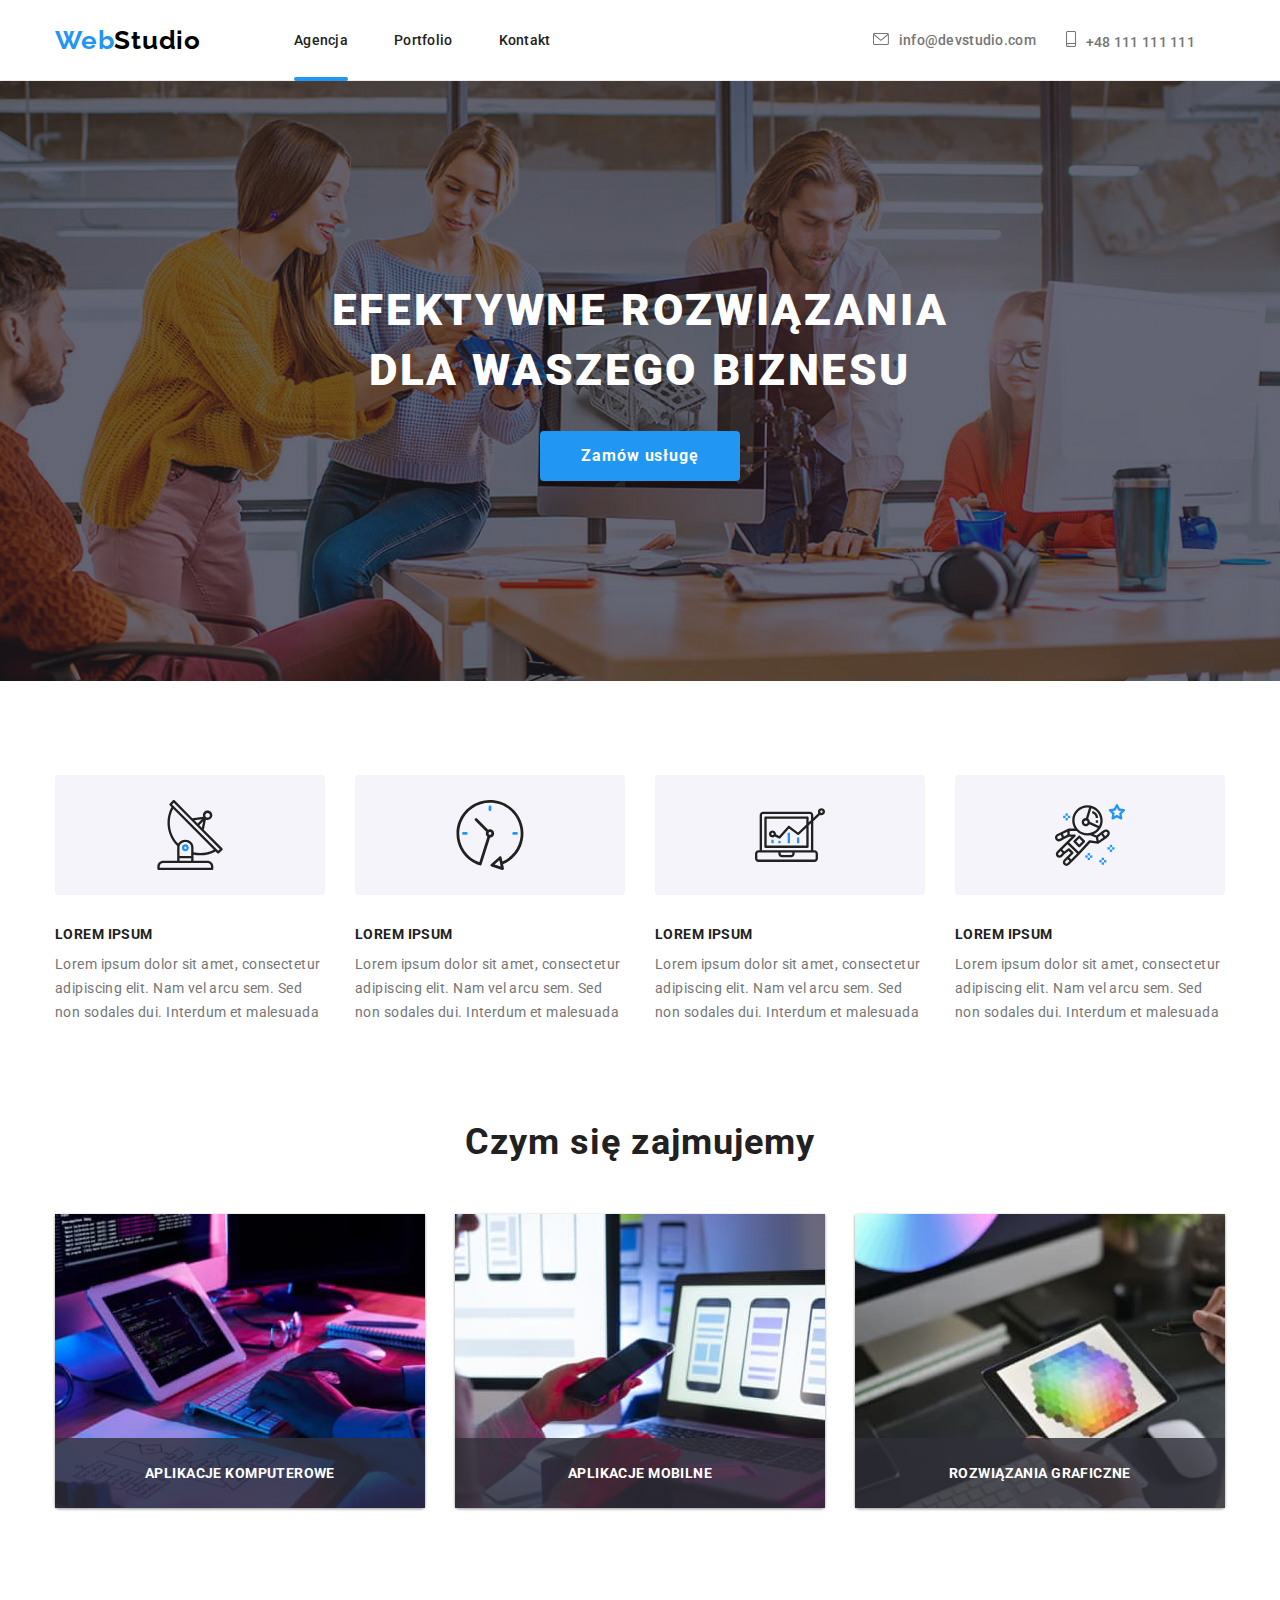
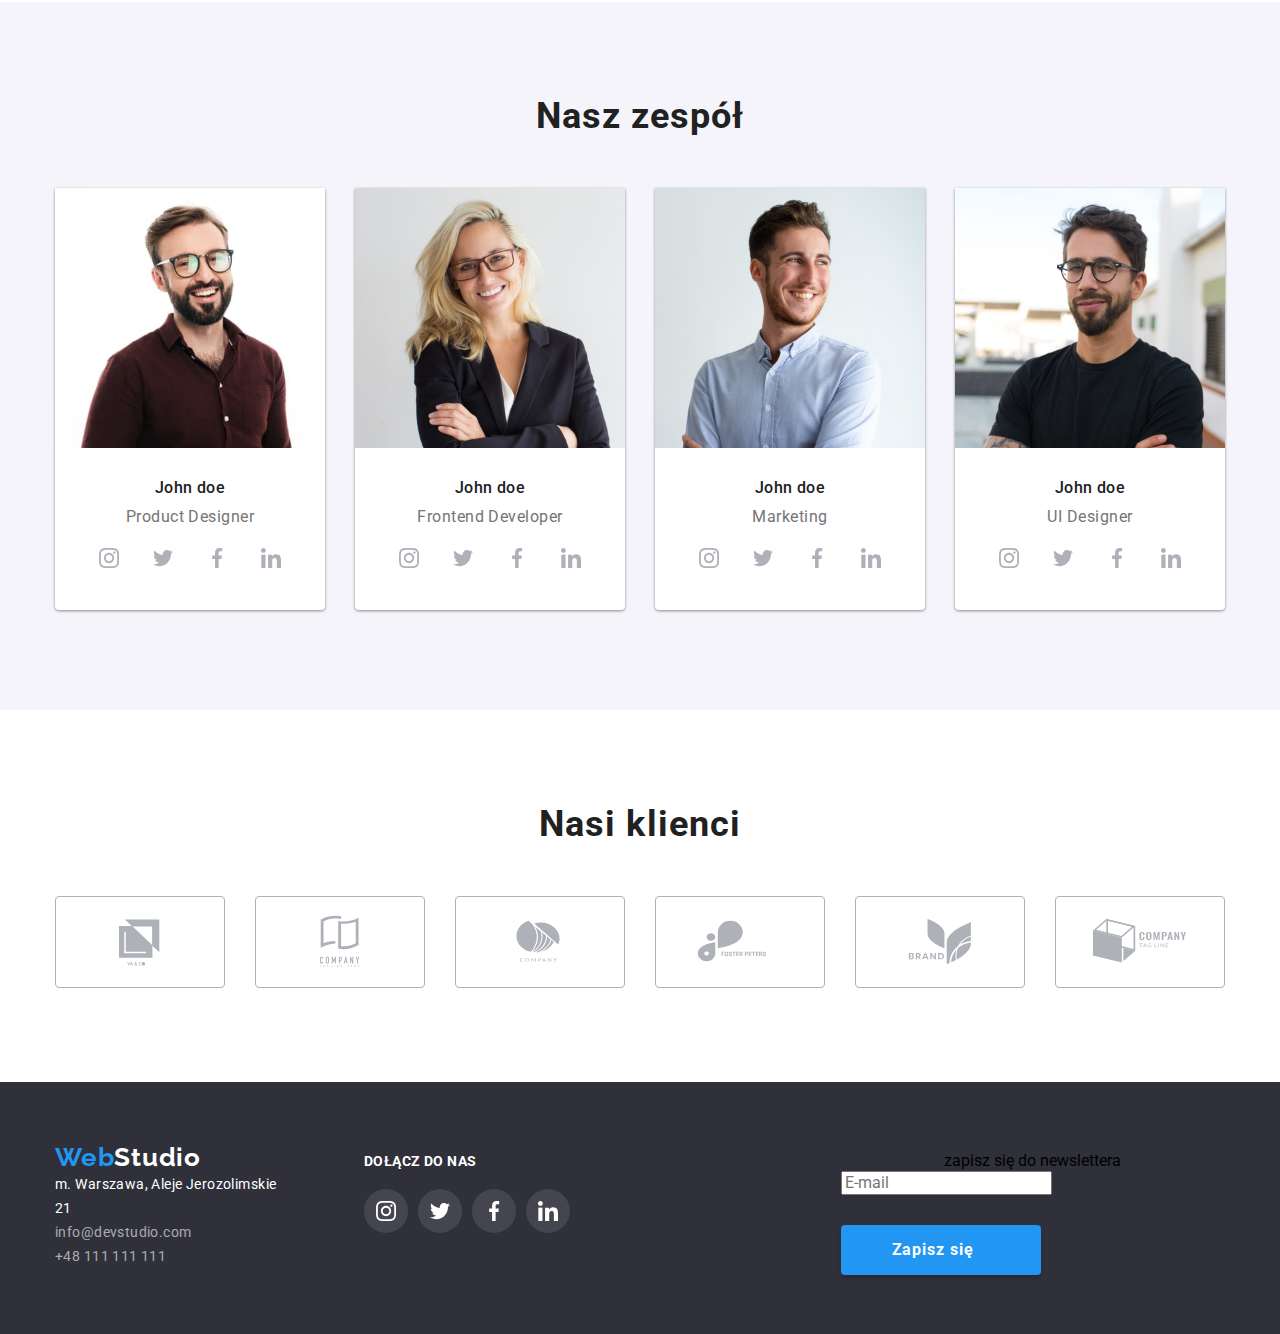
<file: index.html>
<!DOCTYPE html>
<html lang="pl">
<head>
    <meta charset="UTF-8">
    <meta http-equiv="X-UA-Compatible" content="IE=edge">
    <meta name="viewport" content="width=device-width, initial-scale=1.0">
    <link rel="preconnect" href="https://fonts.gstatic.com">
    <link href="https://fonts.googleapis.com/css2?family=Roboto:wght@400;500;700;900&display=swap" rel="stylesheet">
    <link rel="preconnect" href="https://fonts.gstatic.com">
    <link href="https://fonts.googleapis.com/css2?family=Raleway:wght@700&display=swap" rel="stylesheet">

    <!-- NORMALIZACJA STYLÓW !!!-->
    <link rel="stylesheet" href="https://cdnjs.cloudflare.com/ajax/libs/modern-normalize/1.0.0/modern-normalize.min.css" />
    
    <!-- MY STYLE -->
    <link rel="stylesheet" href="./css/styles.css" />

    <title>WebStudio</title>
</head>
<body>
    <header class="wrapper-all-nav">
        <div class="container">
        <a class="logo" href="index.html"><span class="web-item">Web</span><span class="studio-item">Studio</span></a>
        <a href="#"></a>
        <nav>
            <ul class="navigation">
                <li class="navigation-list"><a class="sub-navigation first-element-nav" href="index.html">Agencja</a></li>
                <li class="navigation-list"><a class="sub-navigation" href="portfolio.html">Portfolio</a></li>
                <li class="navigation-list"><a class="sub-navigation third-element-nav">Kontakt</a></li>
            </ul>
        </nav>
            <div class="contacts">
                <ul class="icon-envelope">
                    <li class="icon-list">
                <a class="contacts-item " href="mailto:info@devstudio.com">
                    <svg class="contact-icon" width="16" height="12">
                        <use href="./images/icons.svg#icon-envelope"></use>
                    </svg>info@devstudio.com</a>
                    </li>
                </ul>
                <ul class="icon-smartphone">
                    <li class="icon-list">
                <a class="contacts-item" href="tel:+48111111111">
                    <svg class="contact-icon" width="10" height="16">
                        <use href="images/icons.svg#icon-smartphone"></use>
                    </svg>+48 111 111 111</a>
                </li>
                </ul>
            </div>
        </div>
    </header>

    <main>
        <!-- HEADER-->
        <section class="big-title bg-image">
            <div class="container">
                <h1 class="main-title">EFEKTYWNE ROZWIĄZANIA DLA WASZEGO BIZNESU</h1>

                <div class="btn-modal">
                <button class="btn" type="button" data-modal-open>Zamów usługę</button>
                </div>
            </div>
        </section>
        <!-- 4x DESCRIPTION-->
        <section class="images-four-times section">
            <h2 hidden>Description four times - images</h2>
            <div class="container">
                <ul class="item-list list-svg">
                    <li class="lorem-item">
                        <a class="lorem-image" href="#">
                            <svg class="loremimg">
                                <use href="./images/icons.svg#icon-antenna"></use>
                            </svg>
                        </a>
                    </li>
                    <li class="lorem-item">
                        <a class="lorem-image" href="#">
                            <svg class="loremimg">
                                <use href="./images/icons.svg#icon-clock"></use>
                            </svg>
                        </a>   
                    </li>
                    <li class="lorem-item">
                        <a class="lorem-image" href="#">
                            <svg class="loremimg">
                                <use href="./images/icons.svg#icon-diagram"></use>
                            </svg>
                        </a>
                    </li>
                    <li class="lorem-item">
                        <a class="lorem-image" href="#">
                            <svg class="loremimg">
                                <use href="./images/icons.svg#icon-astronaut"></use>
                            </svg>
                        </a>
                    </li>
                </ul>
            </div>
        </section>
        <section class="description-four-times">
            <h2 hidden>Description four times - text</h2>
            <div class="container">
            <div class="description">
                <ul class="description-list">
                    <li class="title-list icon-svg-antenna"><b class="title-text">LOREM IPSUM</b>
                        <p class="text">Lorem ipsum dolor sit amet, consectetur adipiscing elit. Nam vel arcu sem. Sed non sodales dui. Interdum et 
                            malesuada</p>
                    </li>
                    <li class="title-list"><b class="title-text">LOREM IPSUM</b>
                        <p class="text">Lorem ipsum dolor sit amet, consectetur adipiscing elit. Nam vel arcu sem. Sed non sodales dui. Interdum et
                            malesuada</p>
                    </li>
                    <li class="title-list"><b class="title-text">LOREM IPSUM</b>
                        <p class="text">Lorem ipsum dolor sit amet, consectetur adipiscing elit. Nam vel arcu sem. Sed non sodales dui. Interdum et
                            malesuada</p>
                    </li>
                    <li class="title-list"><b class="title-text">LOREM IPSUM</b>
                        <p class="text">Lorem ipsum dolor sit amet, consectetur adipiscing elit. Nam vel arcu sem. Sed non sodales dui. Interdum et
                            malesuada</p>
                    </li>
                </ul>
            </div>
            </div>
        </section>
        <!-- WHAT WE DO -->
        <section class="what-we-do">
            <div class="container">
            <div class="what-we-do-wrapper">
            <h2 class="second-title"><span class="big-first-letter">czym </span>się zajmujemy</h2>
            <div>
                <ul class="item-list">
                    <li class="image-list image-list-rel"><img src="images/do/planning.jpg" alt="writing code on the keyboard" width="370" height="294">
                        <span class="image-list-content">aplikacje komputerowe</span>
                    </li>
                    <li class="image-list image-list-rel"><img src="images/do/mobility.jpg" alt="creating mobile applications" width="370" height="294">
                        <span class="image-list-content">aplikacje mobilne</span>
                    </li>
                    <li class="image-list image-list-rel"><img src="images/do/details.jpg" alt="creating colorful projects" width="370" height="294">
                        <span class="image-list-content">rozwiązania graficzne</span>
                    </li>
                </ul>
            </div>
            </div>
            </div>
        </section>
        <!-- TEAM -->
        <section class="team">
            <div class="contaienr">
            <div class="employee">
            <h2 class="second-title"><span class="big-first-letter">nasz </span>zespół</h2>
            
                <ul class="item-list">
                    <li class="image-list">
                        <img class="image" src="images/team/employee1.jpg" alt="John Doe" width="270" height="260">
                        <h3 class="third-title">John doe</h3>
                        <p class="worker">Product Designer</p>
<!-- SOCIAL LINK ICON.SVG ===============================-->
            <ul class="item-list social-pading-bottom">
                <li class="social-list">
                    <a class="social-image" href="#">
                        <svg class="socialimg">
                            <use href="./images/icons.svg#icon-instagram"></use>
                        </svg>
                    </a>
                </li>
                <li class="social-list">
                    <a class="social-image" href="#">
                        <svg class="socialimg">
                            <use href="./images/icons.svg#icon-twitter"></use>
                        </svg>
                    </a>
                </li>
                <li class="social-list">
                    <a class="social-image" href="#">
                        <svg class="socialimg">
                            <use href="./images/icons.svg#icon-facebook"></use>
                        </svg>
                    </a>
                </li>
                <li class="social-list">
                    <a class="social-image" href="#">
                        <svg class="socialimg">
                            <use href="./images/icons.svg#icon-linkedin"></use>
                        </svg>
                    </a>
                </li>
            </ul>
                    </li>
                    <li class="image-list">
                        <img class="image" src="images/team/employee2.jpg" alt="John Doe" width="270" height="260">
                        <h3 class="third-title">John doe</h3>
                        <p class="worker">Frontend Developer</p>
                        <!-- SOCIAL LINK ICON.SVG ===============================-->
                        <ul class="item-list social-pading-bottom">
                            <li class="social-list">
                                <a class="social-image" href="#">
                                    <svg class="socialimg">
                                        <use href="./images/icons.svg#icon-instagram"></use>
                                    </svg>
                                </a>
                            </li>
                            <li class="social-list">
                                <a class="social-image" href="#">
                                    <svg class="socialimg">
                                        <use href="./images/icons.svg#icon-twitter"></use>
                                    </svg>
                                </a>
                            </li>
                            <li class="social-list">
                                <a class="social-image" href="#">
                                    <svg class="socialimg">
                                        <use href="./images/icons.svg#icon-facebook"></use>
                                    </svg>
                                </a>
                            </li>
                            <li class="social-list">
                                <a class="social-image" href="#">
                                    <svg class="socialimg">
                                        <use href="./images/icons.svg#icon-linkedin"></use>
                                    </svg>
                                </a>
                            </li>
                        </ul>
                    </li>
                    <li class="image-list">
                        <img class="image" src="images/team/employee3.jpg" alt="John Doe" width="270" height="260">
                        <h3 class="third-title">John doe</h3>
                        <p class="worker">Marketing</p>
                        <!-- SOCIAL LINK ICON.SVG ===============================-->
                        <ul class="item-list social-pading-bottom">
                            <li class="social-list">
                                <a class="social-image" href="#">
                                    <svg class="socialimg">
                                        <use href="./images/icons.svg#icon-instagram"></use>
                                    </svg>
                                </a>
                            </li>
                            <li class="social-list">
                                <a class="social-image" href="#">
                                    <svg class="socialimg">
                                        <use href="./images/icons.svg#icon-twitter"></use>
                                    </svg>
                                </a>
                            </li>
                            <li class="social-list">
                                <a class="social-image" href="#">
                                    <svg class="socialimg">
                                        <use href="./images/icons.svg#icon-facebook"></use>
                                    </svg>
                                </a>
                            </li>
                            <li class="social-list">
                                <a class="social-image" href="#">
                                    <svg class="socialimg">
                                        <use href="./images/icons.svg#icon-linkedin"></use>
                                    </svg>
                                </a>
                            </li>
                        </ul>
                    </li>
                    <li class="image-list">
                        <img class="image" src="images/team/employee4.jpg" alt="John Doe" width="270" height="260">
                        <h3 class="third-title">John doe</h3>
                        <p class="worker">UI Designer</p>
                        <!-- SOCIAL LINK ICON.SVG ===============================-->
                        <ul class="item-list social-pading-bottom">
                            <li class="social-list">
                                <a class="social-image" href="#">
                                    <svg class="socialimg">
                                        <use href="./images/icons.svg#icon-instagram"></use>
                                    </svg>
                                </a>
                            </li>
                            <li class="social-list">
                                <a class="social-image" href="#">
                                    <svg class="socialimg">
                                        <use href="./images/icons.svg#icon-twitter"></use>
                                    </svg>
                                </a>
                            </li>
                            <li class="social-list">
                                <a class="social-image" href="#">
                                    <svg class="socialimg">
                                        <use href="./images/icons.svg#icon-facebook"></use>
                                    </svg>
                                </a>
                            </li>
                            <li class="social-list">
                                <a class="social-image" href="#">
                                    <svg class="socialimg">
                                        <use href="./images/icons.svg#icon-linkedin"></use>
                                    </svg>
                                </a>
                            </li>
                        </ul>
                    </li>
                </ul>
            </div>
            </div>
        </section>
        <!-- OUR CUSTOMERS -->
        <section class="customer">
            <div class="container">
                <h2 class="second-title"><span class="big-first-letter">nasi </span>klienci</h2>
                <ul class="customer-list">
                    <li class="customer-item"><a class="customer-image" href="#">
                        <svg class="logo-icon">
                            <use href="./images/icons.svg#icon-Logo-1"></use>
                        </svg>
                    </a>
                </li>
                <li class="customer-item"><a class="customer-image" href="#">
                        <svg class="logo-icon">
                            <use href="./images/icons.svg#icon-Logo-2"></use>
                        </svg>
                    </a>
                </li>
                <li class="customer-item"><a class="customer-image" href="#">
                        <svg class="logo-icon">
                            <use href="./images/icons.svg#icon-Logo-3"></use>
                        </svg>
                    </a>
                </li>
                <li class="customer-item"><a class="customer-image" href="#">
                        <svg class="logo-icon">
                            <use href="./images/icons.svg#icon-Logo-4"></use>
                        </svg>
                    </a>
                </li>
                <li class="customer-item"><a class="customer-image" href="#">
                        <svg class="logo-icon">
                            <use href="./images/icons.svg#icon-Logo-5"></use>
                        </svg>
                    </a>
                </li>
                <li class="customer-item"><a class="customer-image" href="#">
                        <svg class="logo-icon">
                            <use href="./images/icons.svg#icon-Logo-6"></use>
                        </svg>
                    </a>
                </li>
                </ul>            
            </div>
        </section>
    </main>

    <footer>
            <div class="footer-wrapper">
            <div class="container">
            <div class="footer-logo">
        <a class="logo" href="index.html"><span class="web-item">Web</span><span class="studio-item-footer">Studio</span></a>
    
    
        <address class="bottom-adress">
            <ul class="adress">
                <li class="footer-list"><a class="adress-item map" href="https://goo.gl/maps/Lxkzra3BhB6dTE5c8" target="_blank">m. Warszawa,
                        Aleje Jerozolimskie 21</a></li>
                <li class="footer-list"><a class="adress-item" href="mailto:info@devstudio.com">info@devstudio.com</a></li>
                <li class="footer-list"><a class="adress-item" href="tel:+48111111111">+48 111 111 111</a></li>
            </ul>
        </address>
        </div>
        





        <div class="footer-right-side">
            <p class="footer-icons">dołącz do nas</p>
            <ul class="item-list-right-side">
                <li class="social-list">
                    <a class="social-image social-image-footer" href="#">
                        <svg class="socialimg">
                            <use href="./images/icons.svg#icon-instagram"></use>
                        </svg>
                    </a>
                </li>
                <li class="social-list">
                    <a class="social-image social-image-footer" href="#">
                        <svg class="socialimg">
                            <use href="./images/icons.svg#icon-twitter"></use>
                        </svg>
                    </a>
                </li>
                <li class="social-list">
                    <a class="social-image social-image-footer" href="#">
                        <svg class="socialimg">
                            <use href="./images/icons.svg#icon-facebook"></use>
                        </svg>
                    </a>
                </li>
                <li class="social-list">
                    <a class="social-image social-image-footer" href="#">
                        <svg class="socialimg">
                            <use href="./images/icons.svg#icon-linkedin"></use>
                        </svg>
                    </a>
                </li>
            </ul>
        </div>


        <div class="footer__form-newsletter">
            <form>
                <p class="footer-icons-newsletter">zapisz się do newslettera</p>
                <label for="email">
                    <input type="email" id="email" placeholder="E-mail" required />
                </label>
                    <button class="btn" type="submit"><span>zapisz się</span>
                        <svg class="footer__icon-newsletter">
                            <use href="./images/icons.svg#send.svg"><use>
                        </svg>
                    </button>
            </form>
        </div>


    </div>
    </div>
    </footer>
<!-- ADD SVG ICON "vector.svg" !!!!!!!!!!!!!!!!!!!!!!!!-->

<div class="backdrop is-hidden" data-modal>
    <div class="modal">
        <button type="button" class="close-btn" data-modal-close><span class="modal__svg-icon"></span>
        <svg class="vector-svg">
            <use href="../images/icons.svg#icon-vector"></use>
        </svg>
        </button>
    </div>
</div>

<script src="./js/modal.js"></script>


</body>
</html>
</file>
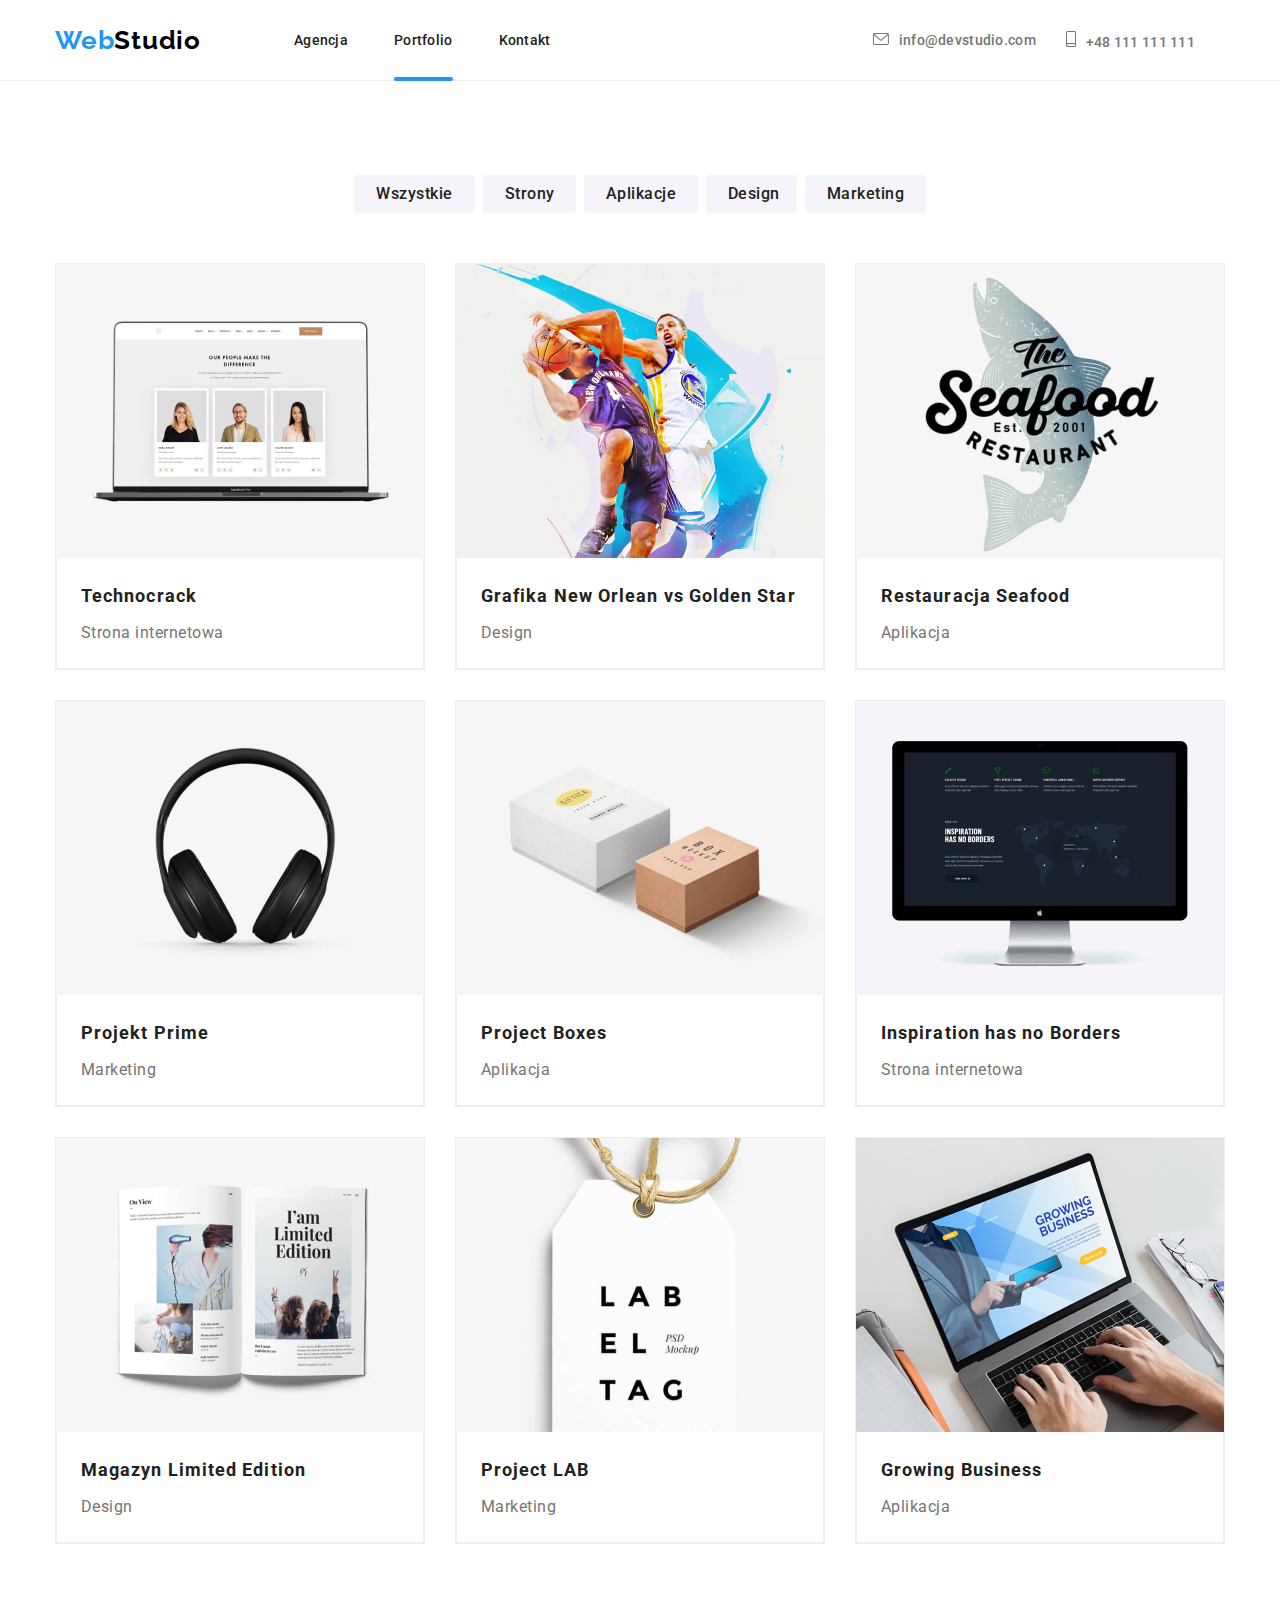
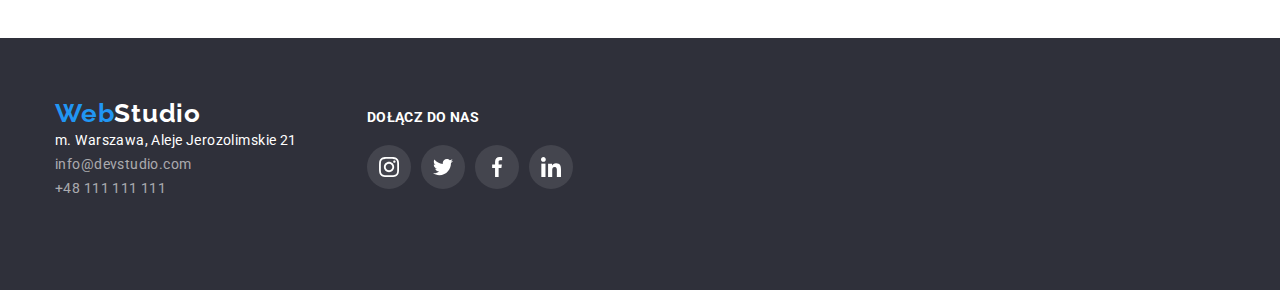
<file: portfolio.html>
<!DOCTYPE html>
<html lang="en">

<head>
    <meta charset="UTF-8">
    <meta http-equiv="X-UA-Compatible" content="IE=edge">
    <meta name="viewport" content="width=device-width, initial-scale=1.0">
    <link rel="stylesheet" href="css/styles.css">
    <link rel="preconnect" href="https://fonts.gstatic.com">
    <link href="https://fonts.googleapis.com/css2?family=Roboto:wght@400;500;700;900&display=swap" rel="stylesheet">
    <link rel="preconnect" href="https://fonts.gstatic.com">
    <link href="https://fonts.googleapis.com/css2?family=Raleway:wght@700&display=swap" rel="stylesheet">

    <!-- NORMALIZACJA STYLÓW !!!-->
    <link rel="stylesheet" href="https://cdnjs.cloudflare.com/ajax/libs/modern-normalize/1.0.0/modern-normalize.min.css" />

    <title>Portfolio</title>
</head>

<body>

    <header class="wrapper-all-nav">
        <div class="container">
            <a class="logo" href="index.html"><span class="web-item">Web</span><span class="studio-item">Studio</span></a>
            <a href="#"></a>
            <nav>
                <ul class="navigation">
                    <li class="navigation-list"><a class="sub-navigation" href="index.html">Agencja</a></li>
                    <li class="navigation-list"><a class="sub-navigation second-element-nav" href="portfolio.html">Portfolio</a></li>
                    <li class="navigation-list"><a class="sub-navigation" href="#">Kontakt</a></li>
                </ul>
            </nav>
            <div class="contacts">
                <ul class="icon-envelope">
                    <li class="icon-list">
                        <a class="contacts-item" href="mailto:info@devstudio.com">
                            <svg class="contact-icon" width="16" height="12">
                                <use href="./images/icons.svg#icon-envelope"></use>
                            </svg>info@devstudio.com</a>
                    </li>
                </ul>
                <ul class="icon-smartphone">
                    <li class="icon-list">
                        <a class="contacts-item" href="tel:+48111111111">
                            <svg class="contact-icon" width="10" height="16">
                                <use href="images/icons.svg#icon-smartphone"></use>
                            </svg>+48 111 111 111</a>
                    </li>
                </ul>
            </div>
        </div>
    </header>
    <!-- PORTFOLIO SECTION ALL OF THEM -->
    <section class="portfolio-section">
        <h2 hidden>Whole portfolio section</h2>
    <!-- BUTTON GROUP -->
    <section class="buttons-section">
        <h2 hidden>Buttons - portfolio</h2>
    <div class="container">
        <ul class="btn-group">
            <li class="list-group"><button class="btn-item btn-first" type="button">Wszystkie</button></li>
            <li class="list-group"><button class="btn-item btn-second" type="button">Strony</button></li>
            <li class="list-group"><button class="btn-item btn-third" type="button">Aplikacje</button></li>
            <li class="list-group"><button class="btn-item btn-fourth" type="button">Design</button></li>
            <li class="list-group"><button class="btn-item btn-fifth" type="button">Marketing</button></li>

                <!-- first version with "a href" <li class="list-group"><a href="#"><button class="btn-item btn-fourth" type="button">Design</button></a></li> -->
        </ul>
    </div>
    </section>
    <!-- PROJECTS/IMAGES -->
    <section class="nine-images">
        <div class="container">
            <ul class="portfolio-list">
                <li class="photo-list">
                    <div class="show-up-img">
                    <img class="image-projects" src="images/projects/comp.jpg" alt="aplication" width="300" height="294">
                    <span class="show-up">Technocrack jest popularną platformą wykorzystywaną do rozpowszechniania koronawirusa. Firmy wykorzystują tę platformę
                    do celów szpiegowskich i ataków na niezabezpieczone serwery konkurencji.</span>
                    </div>
                    <div class="border-text">
                    <h3 class="projects-title">Technocrack</h3>
                    <p class="projects-description">Strona internetowa</p>
                    </div>
                </li>

                <li class="photo-list">
                    <div class="show-up-img">
                    <img class="image-projects" src="images/projects/basketball.jpg"
                        alt="playing basketball" width="300" height="294">
                        <span class="show-up">Technocrack jest popularną platformą wykorzystywaną do rozpowszechniania koronawirusa. Firmy
                            wykorzystują tę platformę
                            do celów szpiegowskich i ataków na niezabezpieczone serwery konkurencji.</span>
                        </div>
                        <div class="border-text">
                    <h3 class="projects-title">Grafika New Orlean vs Golden Star</h3>
                    <p class="projects-description">Design</p>
                    </div>
                </li>

                <li class="photo-list">
                    <div class="show-up-img">
                    <img class="image-projects" src="images/projects/seafood.jpg"
                        alt="restaurant seafood" width="300" height="294">
                        <span class="show-up">Technocrack jest popularną platformą wykorzystywaną do rozpowszechniania koronawirusa. Firmy
                            wykorzystują tę platformę
                            do celów szpiegowskich i ataków na niezabezpieczone serwery konkurencji.</span>
                    </div>
                        <div class="border-text">
                    <h3 class="projects-title">Restauracja Seafood</h3>
                    <p class="projects-description">Aplikacja</p>
                    </div>
                </li>

                <li class="photo-list">
                    <div class="show-up-img">
                    <img class="image-projects" src="images/projects/headphones.jpg" alt="headphones" width="300" height="294">
                    <span class="show-up">Technocrack jest popularną platformą wykorzystywaną do rozpowszechniania koronawirusa. Firmy
                        wykorzystują tę platformę
                        do celów szpiegowskich i ataków na niezabezpieczone serwery konkurencji.</span>
                    </div>
                    <div class="border-text">
                    <h3 class="projects-title">Projekt Prime</h3>
                    <p class="projects-description">Marketing</p>
                    </div>
                </li>

                <li class="photo-list">
                    <div class="show-up-img">
                    <img class="image-projects" src="images/projects/boxes.jpg" alt="two boxes" width="300" height="294">
                    <span class="show-up">Technocrack jest popularną platformą wykorzystywaną do rozpowszechniania koronawirusa. Firmy
                        wykorzystują tę platformę
                        do celów szpiegowskich i ataków na niezabezpieczone serwery konkurencji.</span>
                    </div>
                    <div class="border-text">
                    <h3 class="projects-title">Project Boxes</h3>
                    <p class="projects-description">Aplikacja</p>
                    </div>
                </li>

                <li class="photo-list">
                    <div class="show-up-img">
                    <img class="image-projects" src="images/projects/imac.jpg" alt="imac" width="300" height="294">
                    <span class="show-up">Technocrack jest popularną platformą wykorzystywaną do rozpowszechniania koronawirusa. Firmy
                        wykorzystują tę platformę
                        do celów szpiegowskich i ataków na niezabezpieczone serwery konkurencji.</span>
                    </div>
                    <div class="border-text">
                    <h3 class="projects-title">Inspiration has no Borders</h3>
                    <p class="projects-description">Strona internetowa</p>
                    </div>
                </li>

                <li class="photo-list">
                    <div class="show-up-img">
                    <img class="image-projects" src="images/projects/newspaper.jpg" alt="open newspaper" width="300" height="294">
                    <span class="show-up">Technocrack jest popularną platformą wykorzystywaną do rozpowszechniania koronawirusa. Firmy
                        wykorzystują tę platformę
                        do celów szpiegowskich i ataków na niezabezpieczone serwery konkurencji.</span>
                    </div>
                    <div class="border-text">
                    <h3 class="projects-title">Magazyn Limited Edition</h3>
                    <p class="projects-description">Design</p>
                    </div>
                </li>

                <li class="photo-list">
                    <div class="show-up-img">
                    <img class="image-projects" src="images/projects/label.jpg" alt="label" width="300" height="294">
                    <span class="show-up">Technocrack jest popularną platformą wykorzystywaną do rozpowszechniania koronawirusa. Firmy
                        wykorzystują tę platformę
                        do celów szpiegowskich i ataków na niezabezpieczone serwery konkurencji.</span>
                    </div>
                    <div class="border-text">
                    <h3 class="projects-title">Project LAB</h3>
                    <p class="projects-description">Marketing</p>
                    </div>
                </li>

                <li class="photo-list">
                    <div class="show-up-img">
                    <img class="image-projects" src="images/projects/laptop.jpg" alt="economic activity" width="300" height="294">
                    <span class="show-up">Technocrack jest popularną platformą wykorzystywaną do rozpowszechniania koronawirusa. Firmy
                        wykorzystują tę platformę
                        do celów szpiegowskich i ataków na niezabezpieczone serwery konkurencji.</span>
                    </div>
                    <div class="border-text">
                    <h3 class="projects-title">Growing Business</h3>
                    <p class="projects-description">Aplikacja</p>
                    </div>
                </li>
            </ul>
        </div>
    </section>
    </section>




    <footer>
        <div class="footer-wrapper">
            <div class="container">
                <div class="footer-logo">
                    <a class="logo" href="index.html"><span class="web-item">Web</span><span
                            class="studio-item-footer">Studio</span></a>
    
    
                    <address class="bottom-adress">
                        <ul class="adress">
                            <li class="footer-list"><a class="adress-item map" href="https://goo.gl/maps/Lxkzra3BhB6dTE5c8"
                                    target="_blank">m. Warszawa,
                                    Aleje Jerozolimskie 21</a></li>
                            <li class="footer-list"><a class="adress-item"
                                    href="mailto:info@devstudio.com">info@devstudio.com</a></li>
                            <li class="footer-list"><a class="adress-item" href="tel:+48111111111">+48 111 111 111</a></li>
                        </ul>
                    </address>
                </div>
    
    
    
    
    
    
                <div class="footer-right-side">
                    <p class="footer-icons">dołącz do nas</p>
                    <ul class="item-list-right-side">
                        <li class="social-list">
                            <a class="social-image social-image-footer" href="#">
                                <svg class="socialimg">
                                    <use href="./images/icons.svg#icon-instagram"></use>
                                </svg>
                            </a>
                        </li>
                        <li class="social-list">
                            <a class="social-image social-image-footer" href="#">
                                <svg class="socialimg">
                                    <use href="./images/icons.svg#icon-twitter"></use>
                                </svg>
                            </a>
                        </li>
                        <li class="social-list">
                            <a class="social-image social-image-footer" href="#">
                                <svg class="socialimg">
                                    <use href="./images/icons.svg#icon-facebook"></use>
                                </svg>
                            </a>
                        </li>
                        <li class="social-list">
                            <a class="social-image social-image-footer" href="#">
                                <svg class="socialimg">
                                    <use href="./images/icons.svg#icon-linkedin"></use>
                                </svg>
                            </a>
                        </li>
                    </ul>
                </div>
            </div>
        </div>
    </footer>


</body>

</html>
</file>
<file: css/styles.css>
/*  {
    box-sizing: border-box;
} */
/* NIEBEZPIECZNE UZYCIE, LEPIEJ NIE UZYWAC */
/* *,
*::before,
*::after {
  box-sizing: border-box;
} */

/* MAIN CODE */

:root {
  --main-font: "Roboto", sans-serif;
  --secondary-font: "Raleway", sans-serif;
  --main-color: #2196f3;
  /* ---dodatek--- */
  --secondary-color: #cd329a;
}

body {
  font-family: var(--main-font);
  background-color: #ffffff;
}
h1,
h2,
h3,
h4,
h5,
h6,
p,
ul,
ol {
  text-align: center;
  padding: 0px;
  margin: 0px;
}
img {
  display: block;
}
/* === LOGO === */
.logo {
  font-family: var(--secondary-font);
  font-style: normal;
  font-weight: bold;
  font-size: 26px;
  line-height: 1.192;
  letter-spacing: 0.03em;
  text-decoration: none;
  margin-right: 93px;
}
.web-item {
  color: var(--main-color);
}
.studio-item {
  color: #000;
}
/* === END LOGO === */

/* === NAVIGATION === */
.sub-navigation {
  text-decoration: none;
  font-family: var(--main-font);
  font-style: normal;
  font-weight: 500;
  font-size: 14px;
  line-height: 1.142;
  letter-spacing: 0.02em;
  color: #212121;
  transition: color 250ms cubic-bezier(0.4, 0, 0.2, 1), fill 250ms cubic-bezier(0.4, 0, 0.2, 1);
}
.sub-navigation:hover,
.sub-navigation:focus {
  color: var(--main-color);
}

/* .sub-navigation:active {
  color: var(--secondary-color);
} */
.navigation {
  cursor: pointer;
  list-style-type: none;
  display: flex;
}
.navigation-list:not(:last-child) {
  margin-right: 46px;
}
/* CHECKED SITE NAVIGATION */
.sub-navigation.first-element-nav:visited {
  color: var(--main-color);
}
.first-element-nav::after {
  position: absolute;
  content: "";
  height: 4px;
  width: 100%;
  background-color: var(--main-color);
  border-radius: 2px;
  margin: 0;
  padding: 0;
  top: 46px;
  left: 0;
}
.sub-navigation.second-element-nav:visited {
  color: var(--main-color);
}
.second-element-nav::after {
  position: absolute;
  content: "";
  height: 4px;
  width: 100%;
  background-color: var(--main-color);
  border-radius: 2px;
  margin: 0;
  padding: 0;
  top: 46px;
  left: 0;
}


/* when i add "kontakt" site ---> "third-element-nav" i must add file (kontakt.html) like index.html or portfolio.html */

/* .sub-navigation.third-element-nav:visited {
  color: var(--main-color);
}
.third-element-nav::after {
  position: absolute;
  content: "";
  height: 4px;
  width: 100%;
  background-color: var(--main-color);
  border-radius: 2px;
  margin: 0;
  padding: 0;
  top: 46px;
  left: 0;
} */


/* END CHECKED SITE NAVIGATION */
.navigation-list {
  position: relative;
}
.sub-navigation:hover::after {
  position: absolute;
  content: "";
  height: 4px;
  width: 100%;
  background-color: var(--main-color);
  border-radius: 2px;
  margin: 0;
  padding: 0;
  top: 46px;
  left: 0;
}
/* === END NAVIGATION === */

/* === CONTACTS === */
.contacts {
  list-style-type: none;
  margin-left: auto;
  display: flex;
  flex-direction: row;
}
.contacts-item {
  color: #757575;
  cursor: pointer;
  text-decoration: none;
  font-family: var(--main-font);
  font-style: normal;
  font-weight: 500;
  font-size: 14px;
  line-height: 1.142;
  letter-spacing: 0.02em;
  transition: fill 250ms cubic-bezier(0.4, 0, 0.2, 1), color 250ms cubic-bezier(0.4, 0, 0.2, 1);
  margin-right: 30px; /* icon-list also */
}
.contacts-item:hover,
.contacts-item:focus {
  color: var(--main-color);
  fill: var(--main-color);
}
/* .contacts-item:active {
  color: var(--secondary-color);
} */
.icon-envelope,
.icon-smartphone {
  display: flex;
  align-items: center;
  fill: #757575;
  list-style-type: none;
}
.contact-icon {
  margin-right: 10px;
}
.icon-list {
  display: flex;
  justify-content: center;
  align-items: center;
}
/* === END CONTACTS === */

/* === ADRESS === */
.adress {
  list-style-type: none;
}
.adress-item {
  font-family: var(--main-font);
  font-style: normal;
  font-weight: normal;
  font-size: 14px;
  line-height: 1.714;
  letter-spacing: 0.03em;
  color: rgba(255, 255, 255, 0.6);
  text-decoration: none;
  transition: fill 250ms cubic-bezier(0.4, 0, 0.2, 1), color 250ms cubic-bezier(0.4, 0, 0.2, 1);
}
.adress-item:hover,
.adress-item:focus {
  color: var(--main-color);
}
/* .adress-item:active {
  color: var(--secondary-color);
} */
/* nadpisuje klasę "adress-item */
.map {
  font-family: var(--main-font);
  font-style: normal;
  font-weight: normal;
  font-size: 14px;
  line-height: 1.714;
  letter-spacing: 0.03em;
  color: #ffffff;
}
/*--- DODATEK dla widoczności--- */
.bakground-color-footer {
  background-color: #2f303a;
}
/* === END ADRESS === */

/* === WRAPPER HEADER === */
.wrapper-all-nav {
  border-bottom: 1px solid #ececec;
}
.wrapper-all-nav .container {
  display: flex;
  align-items: center;
  height: 80px;
  /* padding: 24px; unnecessary? */
}
.container {
  width: 1200px;
  margin: 0 auto;
  padding: 0 15px;
  align-items: center;
}

/* === HEADER === */
.main-title {
  font-family: var(--main-font);
  font-style: normal;
  font-weight: 900;
  font-size: 44px;
  line-height: 1.363;
  text-align: center;
  letter-spacing: 0.06em;
  text-transform: uppercase;
  color: #ffffff;
  width: 696px;
  height: 120px;
  margin: 0 auto;
  display: flex;
  align-items: center;
  justify-content: center;
}
.big-title {
  background-color: #2f303a;
  display: flex;
  justify-content: center;
  min-height: 600px;
  max-width: 1600px;
  align-items: center;
  background-repeat: no-repeat;
  background-position: center;
  /* which one use? */
  background-size: cover;
  /* object-fit: cover; */
  margin: 0 auto;
}
.big-title.bg-image {
  background-image: linear-gradient(
      rgba(47, 48, 58, 0.4),
      rgba(47, 48, 58, 0.4)
    ),
    url("../images/bg.jpg");
    background-position: center;
}
.btn {
  background: var(--main-color);
  box-shadow: 0px 4px 4px rgba(0, 0, 0, 0.15);
  border-radius: 4px;
  font-family: var(--main-font);
  font-style: normal;
  font-weight: bold;
  font-size: 16px;
  line-height: 1.875;
  align-items: center;
  text-align: center;
  letter-spacing: 0.06em;
  color: #ffffff;
  cursor: pointer;
  border: 0px;
  min-width: 200px;
  height: 50px;
  margin-top: 30px;
}
.btn-modal {
  display: flex;
  justify-content: center;
}
.btn:hover,
.btn:focus {
  background: var(--main-color);
}
/* .btn:active {
  background-color: var(--secondary-color);
} */
.btn::first-letter {
  text-transform: uppercase;
}
/* === END HEADER === */

/* === 4X DESCRIPTION === */
.section {
  padding: 94px 15px;
}
.images-four-times {
  padding-bottom: 30px;
}
.lorem-item {
  display: flex;
  width: 270px;
  height: 120px;
  background-color: #f5f4fa;
  border-radius: 4px;
  align-items: center;
  justify-content: center;
  /* list-style-type: none; */
}
.loremimg {
  display: flex;
  justify-content: center;
  align-items: center;
  width: 70px;
  height: 70px;
}
.description-list {
  list-style-type: none;
  display: flex;
}
.description-list .title-list:not(:last-child) {
  margin-right: 30px;
}
.description-four-times {
 padding-bottom: 94px;
}
.title-text {
  font-family: var(--main-font);
  font-style: normal;
  font-weight: bold;
  font-size: 14px;
  line-height: 1.142;
  letter-spacing: 0.03em;
  text-transform: uppercase;
  color: #212121;
}
.text {
  font-family: var(--main-font);
  font-style: normal;
  font-weight: normal;
  font-size: 14px;
  line-height: 1.714;
  letter-spacing: 0.03em;
  color: #757575;
  margin-top: 10px;
  width: 270px;
  height: 75px;
  text-align: start;
}
.title-list {
  text-align: start;
}
/* -=TEST=- :before SVG 
.title-list.icon-svg-antenna:before {
  display: flex;
  flex-direction: column;
  justify-content: center;
  background-image: url("./images/icons.svg/icon-svg-antenna");
}*/
/* === END 4X DESCRIPTION === */

/* === SECOND TITLE === */
.second-title {
  font-family: var(--main-font);
  font-style: normal;
  font-weight: bold;
  font-size: 36px;
  line-height: 1.166;
  text-align: center;
  letter-spacing: 0.03em;
  color: #212121;
  margin-bottom: 50px;
}
/* === END SECOND TITLE === */

/* ===--- WHAT WE DO /// TEAM /// PROJECT/IMAGES---=== */
.socialimg {
  width: 20px;
  height: 20px;
}
.social-image {
  display: flex;
  width: 44px;
  height: 44px;
  fill: #AFB1B8;
  background-color: #fff;
  border-radius: 50%;
  justify-content: center;
  align-items: center;
  transition: fill 250ms cubic-bezier(0.4, 0, 0.2, 1), background-color 250ms cubic-bezier(0.4, 0, 0.2, 1);
}
.social-image:hover,
.social-image:focus {
  fill: #fff;
  background-color: var(--main-color);
}
.social-list {
  display: flex;
  /* padding-bottom: 30px; */
}
.social-pading-bottom {
  padding-bottom: 30px;
}
.social-list:not(:last-child) {
  margin-right: 10px;
}

.what-we-do {
  margin-bottom: 94px;
  /* height: 386px; different section structure than BELOW (OUR TEAM) */
}
.item-list {
  display: flex;
  list-style-type: none;
  flex-wrap: wrap;
  justify-content: center;
}
.list-svg {
  display: flex;
  justify-content: space-between;
}
.image-list:not(:last-child) {
  margin-right: 30px;
}
/* === LIST LIST LIST ===*/
.list:not(:last-child) {
  margin-right: 30px;
}
/* === LIST LIST LIST ===*/
/* PHOTO-LIST */
.photo-list {
  margin-bottom: 30px;
  position: relative;

  max-width: 370px;
  height: auto;
  background: #ffffff;
  border: 1px solid #eeeeee;
  transition: box-shadow 250ms cubic-bezier(0.4, 0, 0.2, 1), background 250ms cubic-bezier(0.4, 0, 0.2, 1);
  overflow: hidden;
}
.show-up-img:hover .show-up {
transform: translateY(-100%);
}
.photo-list:nth-of-type(3n + 1) {
  margin-right: 30px;
}
.photo-list:nth-of-type(3n + 2) {
  margin-right: 30px;
}
.photo-list:hover, 
.photo-list:focus {
  /* position: relative; !!!!!!!!!!!!!!!!!!!!!!!!!!!!!!!!!!!!!! */

  box-shadow: 0px 1px 1px rgba(0, 0, 0, 0.12), 0px 4px 4px rgba(0, 0, 0, 0.06), 1px 4px 6px rgba(0, 0, 0, 0.16);
  border: 1px dotted #eee;
  cursor: pointer;
}
/* to catch the :hover from li --> photo-list */
.photo-list:hover .show-up,
.photo-list:focus .show-up {
  transform: translateY(-100%);
}
.nine-images.section {
  padding-top: 0px;
}
.portfolio-list {
  list-style-type: none;
  display: flex;
  flex-wrap: wrap;
  justify-content: center;
  padding-top: 0px;
  padding-bottom: 0px;
}
/* END PHOTO-LIST */
/* ===--- END WHAT WE DO /// TEAM /// PROJECT/IMAGES ---=== */

/* === TEAM ===*/
.employee .container {
  display: flex;
}
.projects-description {
  padding-left: 24px;
}
.image {
  display: flex;
  align-items: center;
  margin-bottom: 30px;
}
.image-list {
  background-color: #fff;
  box-shadow: 0px 1px 3px rgba(0, 0, 0, 0.12), 0px 1px 3px rgba(0, 0, 0, 0.14),
    0px 1px 3px rgba(0, 0, 0, 0.2);
  border-radius: 0px 0px 4px 4px;
}
.image-list-rel {
  position: relative;
}
.image-list-content {
  position: absolute;
  bottom: 0;
  display: flex;
  align-items: center;
  justify-content: center;
  width: 100%;
  height: 70px;
  color: #fff;
  background-color: rgba(47, 48, 58, 0.8);
  font-size: 14px;
  font-weight: bold;
  line-height: 16px;
  letter-spacing: 0.03em;
  text-transform: uppercase;
  font-family: var(--main-font);
}
.third-title {
  font-family: var(--main-font);
  font-style: normal;
  font-weight: 500;
  font-size: 16px;
  line-height: 1.187;
  text-align: center;
  letter-spacing: 0.03em;
  color: #212121;
  margin-bottom: 10px;
}
.worker {
  font-family: var(--main-font);
  font-style: normal;
  font-weight: normal;
  font-size: 16px;
  line-height: 1.187;
  text-align: center;
  letter-spacing: 0.03em;
  color: #757575;
  margin-bottom: 10px;
}
.team {
  background-color: #f5f4fa;
  padding-top: 94px;
  height: 648px;
  min-height: 708px;
}
/* === END TEAM ===*/
/* PORTFOLIO SECTION ALL OF THEM */
.portfolio-section {
  min-height: 1360px; /* is it ok? */
  margin-top: 94px;
  margin-bottom: 64px; /* margin-bottom: 30px have li */
}
/* === BUTTON GROUP === */
.list-group:nth-child(4n+1) .btn-item{
  width: 121px;
  height: 38px;
}
.list-group:nth-child(2) .btn-item{
  width: 93px;
  height: 38px;
}
.list-group:nth-child(3) .btn-item{
  width: 114px;
  height: 38px;
}
.list-group:nth-child(4) .btn-item{
  width: 91px;
  height: 38px;
}
.buttons-section {
  margin-bottom: 50px;
}
.btn-group {
  list-style-type: none;
  justify-content: center;
  display: flex;
  /* padding-right: 518px;
  padding-left: 510px; */
}
.list-group:not(:last-child) {
  margin-right: 8px;
}
.btn-item {
  background: #f5f4fa;
  border-radius: 4px;
  cursor: pointer;
  font-family: var(--main-font);
  font-style: normal;
  font-weight: 500;
  font-size: 16px;
  line-height: 1.625;
  text-align: center;
  letter-spacing: 0.03em;
  color: #212121;
  padding: 6px 22px;
  border: none;
  transition: fill 250ms cubic-bezier(0.4, 0, 0.2, 1), background-color 250ms cubic-bezier(0.4, 0, 0.2, 1);
}
.btn-item:hover,
.btn-item:focus {
  background-color: var(--main-color);
  color: #fff;
  box-shadow: 0px 3px 1px rgba(0, 0, 0, 0.1), 0px 1px 2px rgba(0, 0, 0, 0.08),
    0px 2px 2px rgba(0, 0, 0, 0.12);
  border-radius: 4px;
}
/* .btn-item:active {
  background-color: var(--secondary-color);
} */
/* === END BUTTON GROUP === */

/* PROJECTS/IMAGES */
/* do other??? */
.border-text {
  background: #fff;
  border-right: 1px solid #eee;
  border-bottom: 1px solid #eee;
  border-left: 1px solid #eee;
  padding-top: 20px;
  justify-content: flex-start;
}

/* SHOW-UP */
.image-projects {
  position: relative;
  width: 370px;
  height: 294px;
  overflow: hidden;
}
.show-up-img {
  position: relative;
  width: 370px;
  height: 294px;
  overflow: hidden;
}
.show-up {
  position: absolute;
  content: "";
  height: 100%;
  width: 100%;
  top: 100%;
  right: 0;
  bottom: 0;
  left: 0;
  background-color: rgba(33, 150, 243, 0.9);
  color: #fff;
  font-family: var(--main-font);
  font-style: normal;
  font-weight: normal;
  font-size: 18px;
  line-height: 28px;
  letter-spacing: 0.03em;
  transition: transform 250ms cubic-bezier(0.4, 0, 0.2, 1);
  padding-top: 49px;
  padding-left: 24px;
  padding-right: 45px;
  padding-bottom: 49px;
  opacity: 0.9;
  text-align: left;
}




.projects-title {
  font-family: var(--main-font);
  font-style: normal;
  font-weight: bold;
  font-size: 18px;
  line-height: 2;
  letter-spacing: 0.06em;
  color: #212121;
  margin-bottom: 4px;
  padding-left: 24px;
  display: flex;
}
.projects-description {
  font-family: var(--main-font);
  font-style: normal;
  font-weight: normal;
  font-size: 16px;
  line-height: 1.875;
  letter-spacing: 0.03em;
  color: #757575;
  padding-bottom: 20px;
  padding-left: 24px;
  display: flex;
}
/* END PROJECTS/IMAGES */
/* OUR CUSTOMERS */
.big-first-letter {
  text-transform: capitalize;
}
.customer {
  padding: 94px 0;
}
.customer-list {
  list-style-type: none;
  display: flex;
  align-items: center;
  justify-content: space-between;
}
.customer-item {
  display: flex;
  align-items: center;
  justify-content: center;
}
.customer-image {
  display: flex;
  width: 170px;
  height: 92px;
  border: 1px solid #AFB1B8;
  fill: #AFB1B8;
  border-radius: 4px;
  justify-content: center;
  align-items: center;
  transition: fill 250ms cubic-bezier(0.4, 0, 0.2, 1), background-color 250ms cubic-bezier(0.4, 0, 0.2, 1);
}
.logo-icon {
  width: 106px;
  height: 60px;
}
/* .logo-icon:hover {
  fill: var(--main-color);
} nie potrzebne */
.customer-image:hover, 
.customer-image:focus {
  color: var(--main-color);
  border-color: var(--main-color);
  fill: var(--main-color); /* svg icon */
}


/* END OUR CUSTOMERS */
/* FOOTER */
footer {
  background-color: #2f303a;
}
.footer-wrapper .container{
  display: flex;
  align-items: baseline;
  min-height: 252px;
  padding-top: 60px;
  min-width: 1200px;
  /* flex-flow: row wrap; */
}
.footer-logo {
  display: flex;
  flex-direction: column;
  justify-content: center;
}
.adress {
  text-align: start;
}
.studio-item-footer {
  color: #fff;
}
.item-list-right-side {
  display: flex;
  flex-direction: row;
}
.footer-right-side {
  display: flex;
  flex-direction: column;
  align-items: start;
  padding-left: 70px;
  width: 50%;
}
.footer-icons {
  font-family: var(--main-font);
  font-style: normal;
  font-weight: bold;
  font-size: 14px;
  line-height: 1.142;
  letter-spacing: 0.03em;
  text-transform: uppercase;
  color:#fff;
  padding-bottom: 20px;
}
.social-image-footer {
  width: 44px;
  height: 44px;
  fill: #fff;
  background-color: rgba(255, 255, 255, 0.1);
  border-radius: 50%;
}
/* END FOOTER */
/* BACKDROP */
.backdrop {
  position: fixed;
  width: 100%;
  height: 100%;
  left: 0;
  top: 0;
  background-color: rgba(0, 0, 0, 0.2);
  /* ------------------------- */
  display: flex;
  justify-content: center;

  transition: opacity 2500ms cubic-bezier(0.08, 0.7, 0.035, 1),
  visibility 2500ms cubic-bezier(0.08, 0.7, 0.035, 1);

}
.modal {
  position: absolute;
  top: 50%;
  left: 50%;
  transform: translate(-50%, -50%);
  width: 528px;
  min-height: 581px;
  background-color: #fff;
  box-shadow: 0px 1px 3px rgba(0, 0, 0, 0.12), 0px 1px 1px rgba(0, 0, 0, 0.14), 0px 2px 1px rgba(0, 0, 0, 0.2);
  border-radius: 4px;
}
.close-btn {
  position: absolute;
  top: 8px;
  right: 8px;
  width: 30px;
  height: 30px;
  background-color: #fff;
  border: 1px solid rgba(0, 0, 0, 0.1);
  box-sizing: border-box;
  border-radius: 50%;
  cursor: pointer;

  /* center "X" - 2 options center */
  text-align: center;

  /* OR */

  /* display: flex;
  justify-content: center;
  align-items: center; */
}
.is-hidden {
  opacity: 0;
  visibility: hidden;
  pointer-events: none;
}
/* END BACKDROP */



/* .modal__svg-icon {
  display: inline-block;
  background-image: url("../images/vector.svg");
  width: 11px;
  height: 11px;
  margin: auto;
} */
.vector-svg {
  position: absolute;
  width: 18px;
  height: 18px;
  /* margin: auto; */
  transform: translate(-50%, -50%);
  fill: #000;
  text-align: center;

  top: 50%;
  left: 50%;
}
.footer__icon-newsletter {
  width: 11px;
  height: 11px;
  fill: white;
  color: white;
}
.footer__form-newsletter {
  display: flex;
  flex-direction:flex-start;
}
</file>
